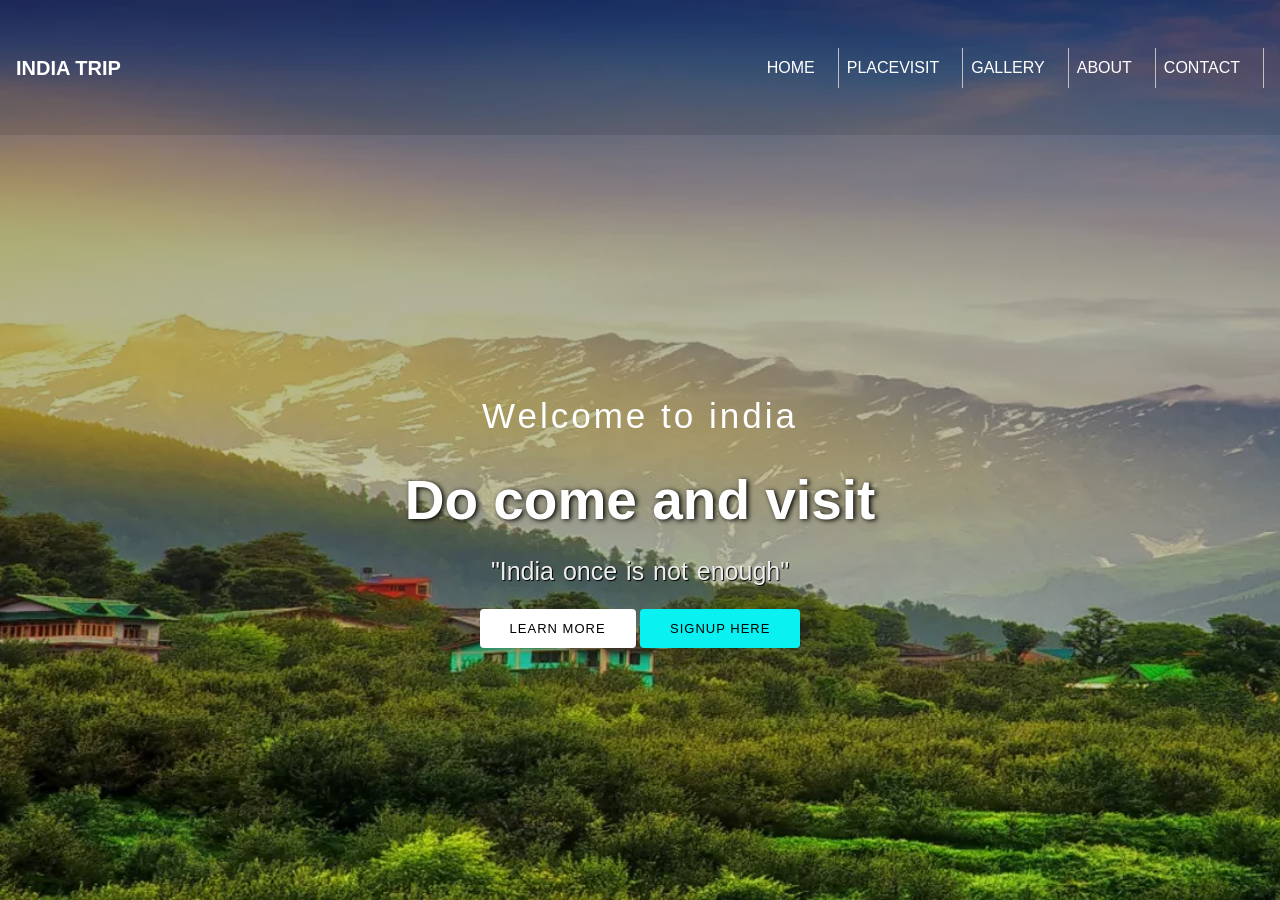
<file: index.html>
<!DOCTYPE html>
<html lang="en">

<head>
    <style>
        .nav-link,
        .navbar-brand {
            color: white !important;
        }

        .nav-item {
            border-right: 1px solid silver;
            padding-right: 15px;
        }
    </style>
    <meta charset="UTF-8">
    <meta name="viewport" content="width=device-width, initial-scale=1.0">
    <title>India trip</title>
    <link rel="stylesheet" href="https://maxcdn.bootstrapcdn.com/bootstrap/4.0.0/css/bootstrap.min.css"
        integrity="sha384-Gn5384xqQ1aoWXA+058RXPxPg6fy4IWvTNh0E263XmFcJlSAwiGgFAW/dAiS6JXm" crossorigin="anonymous">
    <link rel="stylesheet" href="style.css">

</head>

<body>
    <header>
        <nav class="navbar navbar-expand-lg navbar-light">
            <a class="navbar-brand" href="index.html"><b>India trip</b></a>
            <button class="navbar-toggler" type="button" data-toggle="collapse" data-target="#navbarNavDropdown"
                aria-controls="navbarNavDropdown" aria-expanded="false" aria-label="Toggle navigation">
                <span class="navbar-toggler-icon"></span>
            </button>
            <div class="collapse navbar-collapse" id="navbarNavDropdown">
                <ul class="navbar-nav ml-auto">
                    <li class="nav-item active">
                        <a class="nav-link" href="index.html">Home <span class="sr-only">(current)</span></a>
                    </li>
                    <li class="nav-item">
                        <a class="nav-link" href="placevisit.html">placevisit</a>
                    </li>
                    <li class="nav-item">
                        <a class="nav-link" href="gallery.html">gallery</a>
                    </li>
                    <li class="nav-item">
                        <a class="nav-link" href="about.html">about</a>
                    </li>
                    <li class="nav-item">
                        <a class="nav-link" href="contact.html">contact</a>
                    </li>
                    <!-- <li class="nav-item">
                        <a class="nav-link" href="feedback.html">feedback</a>
                    </li> -->
                </ul>
            </div>
        </nav>
        <main>
            <section>
                <h3>Welcome to india </h3>
                <h1>Do come and visit <span class="change_content"></span></h1>
                <p>"India once is not enough"</p>
                <a href="placevisit.html" class="btnone">learn more</a>
                <a href="signup.html" class="btntwo">signup here</a>
            </section>
        </main>
    </header>
    <script src="https://code.jquery.com/jquery-3.2.1.slim.min.js"
        integrity="sha384-KJ3o2DKtIkvYIK3UENzmM7KCkRr/rE9/Qpg6aAZGJwFDMVNA/GpGFF93hXpG5KkN"
        crossorigin="anonymous"></script>
    <script src="https://cdnjs.cloudflare.com/ajax/libs/popper.js/1.12.9/umd/popper.min.js"
        integrity="sha384-ApNbgh9B+Y1QKtv3Rn7W3mgPxhU9K/ScQsAP7hUibX39j7fakFPskvXusvfa0b4Q"
        crossorigin="anonymous"></script>
    <script src="https://maxcdn.bootstrapcdn.com/bootstrap/4.0.0/js/bootstrap.min.js"
        integrity="sha384-JZR6Spejh4U02d8jOt6vLEHfe/JQGiRRSQQxSfFWpi1MquVdAyjUar5+76PVCmYl"
        crossorigin="anonymous"></script>
</body>

</html>
</file>
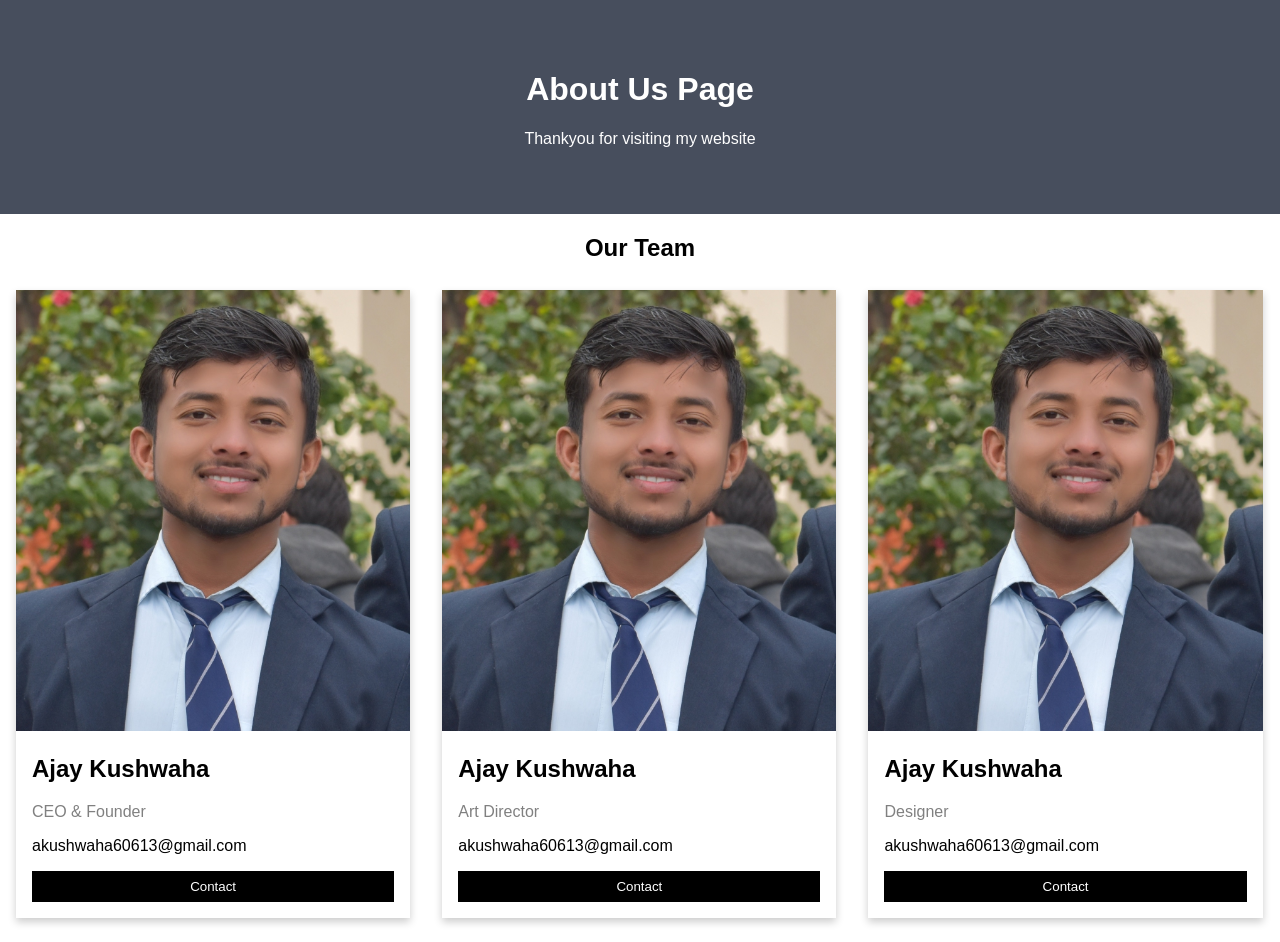
<file: about.html>
<!DOCTYPE html>
<html>

<head>
    <meta name="viewport" content="width=device-width, initial-scale=1">
    <style>
        body {
            font-family: Arial, Helvetica, sans-serif;
            margin: 0;
        }

        html {
            box-sizing: border-box;
        }

        *,
        *:before,
        *:after {
            box-sizing: inherit;
        }

        .column {
            float: left;
            width: 33.3%;
            margin-bottom: 16px;
            padding: 0 8px;
        }

        .card {
            box-shadow: 0 4px 8px 0 rgba(0, 0, 0, 0.2);
            margin: 8px;
        }

        .about-section {
            padding: 50px;
            text-align: center;
            background-color: #474e5d;
            color: white;
        }

        .container {
            padding: 0 16px;
        }

        .container::after,
        .row::after {
            content: "";
            clear: both;
            display: table;
        }

        .title {
            color: grey;
        }

        .button {
            border: none;
            outline: 0;
            display: inline-block;
            padding: 8px;
            color: white;
            background-color: #000;
            text-align: center;
            cursor: pointer;
            width: 100%;
        }

        .button:hover {
            background-color: #555;
        }

        @media screen and (max-width: 650px) {
            .column {
                width: 100%;
                display: block;
            }
        }
    </style>
</head>

<body>

    <div class="about-section">
        <h1>About Us Page</h1>
        <p>Thankyou for visiting my website</p>
        
    </div>

    <h2 style="text-align:center">Our Team</h2>
    <div class="row">
        <div class="column">
            <div class="card">
                <img src="images\my.jpg" alt="Jane" style="width:100%">
                <div class="container">
                    <h2>Ajay Kushwaha</h2>
                    <p class="title">CEO & Founder</p>
                    <p>akushwaha60613@gmail.com</p>
                    <p><button class="button">Contact</button></p>
                </div>
            </div>
        </div>

        <div class="column">
            <div class="card">
                <img src="images\my.jpg" alt="Mike" style="width:100%">
                <div class="container">
                    <h2>Ajay Kushwaha</h2>
                    <p class="title">Art Director</p>
                    <p>akushwaha60613@gmail.com</p>
                    <p><button class="button">Contact</button></p>
                </div>
            </div>
        </div>

        <div class="column">
            <div class="card">
                <img src="images\my.jpg" alt="John" style="width:100%">
                <div class="container">
                    <h2>Ajay Kushwaha</h2>
                    <p class="title">Designer</p>
                    <p>akushwaha60613@gmail.com</p>
                    <p><button class="button">Contact</button></p>
                </div>
            </div>
        </div>
    </div>

</body>

</html>
</file>
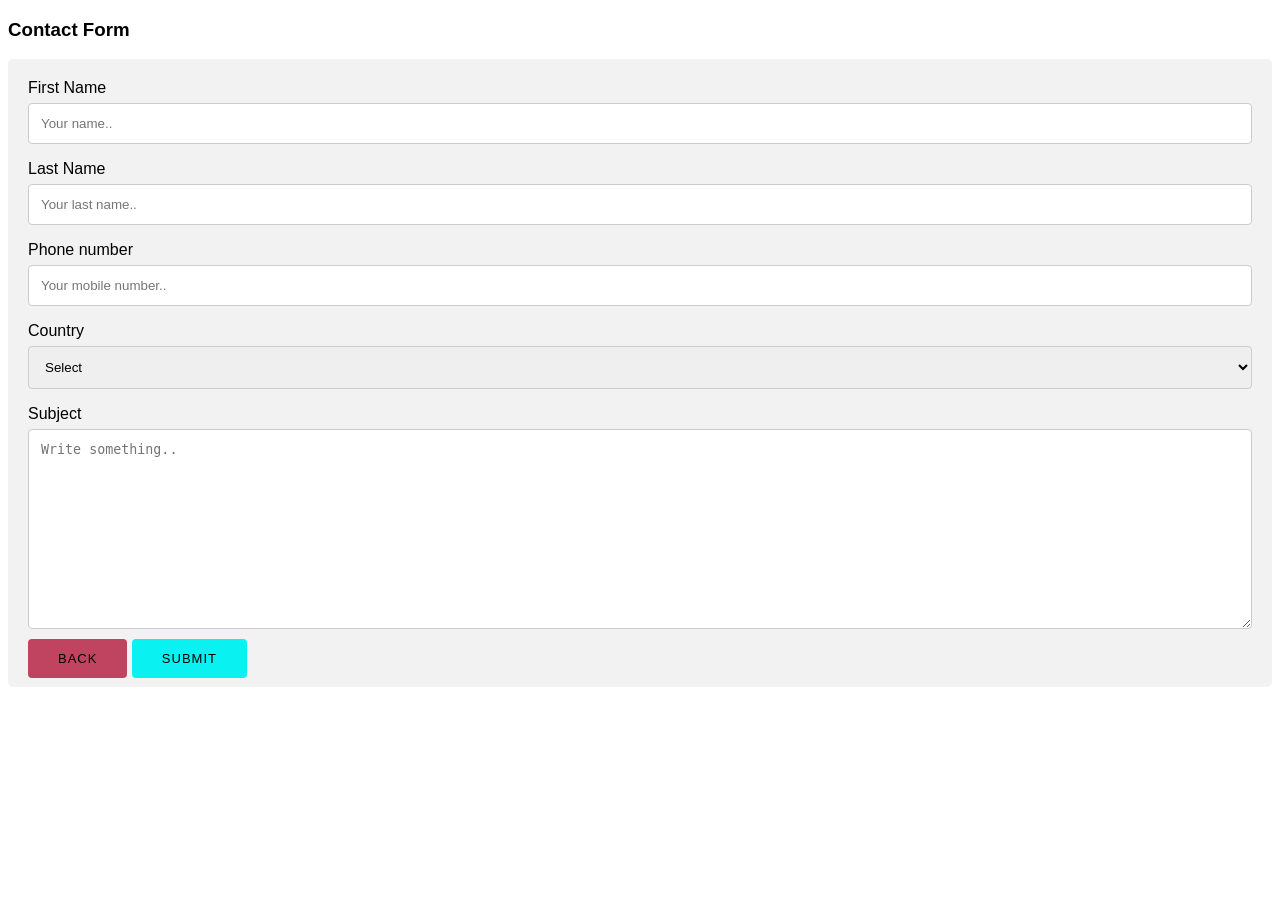
<file: contact.html>
<!DOCTYPE html>
<html>
<head>
<meta name="viewport" content="width=device-width, initial-scale=1">
<style>
body {font-family: Arial, Helvetica, sans-serif;}
* {box-sizing: border-box;}

input[type=text], select, textarea {
  width: 100%;
  padding: 12px;
  border: 1px solid #ccc;
  border-radius: 4px;
  box-sizing: border-box;
  margin-top: 6px;
  margin-bottom: 16px;
  resize: vertical;
}
section a{
    padding: 12px 30px;
    border-radius: 4px;
    text-transform: uppercase;
    outline: none;
    font-size: 13px;
    font-weight: 500;
    text-decoration: none;
    letter-spacing: 1px;
}
section a:hover {
    background-color: rgb(124, 61, 114);
  }
section .btnone{
    background:rgb(192, 68, 95);
    color:black;
}
section .btntwo{
    background:rgb(9, 241, 241);
    color:black;
}
.container {
  border-radius: 5px;
  background-color: #f2f2f2;
  padding: 20px;
}
</style>
</head>
<body>

<h3>Contact Form</h3>

<div class="container">
  <form action="/action_page.php">
    <label for="fname">First Name</label>
    <input type="text" id="fname" name="firstname" placeholder="Your name..">

    <label for="lname">Last Name</label>
    <input type="text" id="lname" name="lastname" placeholder="Your last name..">

    <label for="phone">Phone number </label>
    <input type="text" id="phone" name="phone" placeholder="Your mobile number..">
    <label for="country">Country</label>
    <select id="country" name="country">
        <option value="Select">Select</option>
        <option value="Afganistan">Afghanistan</option>
        <option value="Albania">Albania</option>
        <option value="Algeria">Algeria</option>
        <option value="American Samoa">American Samoa</option>
        <option value="Andorra">Andorra</option>
        <option value="Angola">Angola</option>
        <option value="Anguilla">Anguilla</option>
        <option value="Antigua & Barbuda">Antigua & Barbuda</option>
        <option value="Argentina">Argentina</option>
        <option value="Armenia">Armenia</option>
        <option value="Aruba">Aruba</option>
        <option value="Australia">Australia</option>
        <option value="Austria">Austria</option>
        <option value="Azerbaijan">Azerbaijan</option>
        <option value="Bahamas">Bahamas</option>
        <option value="Bahrain">Bahrain</option>
        <option value="Bangladesh">Bangladesh</option>
        <option value="Barbados">Barbados</option>
        <option value="Belarus">Belarus</option>
        <option value="Belgium">Belgium</option>
        <option value="Belize">Belize</option>
        <option value="Benin">Benin</option>
        <option value="Bermuda">Bermuda</option>
        <option value="Bhutan">Bhutan</option>
        <option value="Bolivia">Bolivia</option>
        <option value="Bonaire">Bonaire</option>
        <option value="Bosnia & Herzegovina">Bosnia & Herzegovina</option>
        <option value="Botswana">Botswana</option>
        <option value="Brazil">Brazil</option>
        <option value="British Indian Ocean Ter">British Indian Ocean Ter</option>
        <option value="Brunei">Brunei</option>
        <option value="Bulgaria">Bulgaria</option>
        <option value="Burkina Faso">Burkina Faso</option>
        <option value="Burundi">Burundi</option>
        <option value="Cambodia">Cambodia</option>
        <option value="Cameroon">Cameroon</option>
        <option value="Canada">Canada</option>
        <option value="Canary Islands">Canary Islands</option>
        <option value="Cape Verde">Cape Verde</option>
        <option value="Cayman Islands">Cayman Islands</option>
        <option value="Central African Republic">Central African Republic</option>
        <option value="Chad">Chad</option>
        <option value="Channel Islands">Channel Islands</option>
        <option value="Chile">Chile</option>
        <option value="China">China</option>
        <option value="Christmas Island">Christmas Island</option>
        <option value="Cocos Island">Cocos Island</option>
        <option value="Colombia">Colombia</option>
        <option value="Comoros">Comoros</option>
        <option value="Congo">Congo</option>
        <option value="Cook Islands">Cook Islands</option>
        <option value="Costa Rica">Costa Rica</option>
        <option value="Cote DIvoire">Cote DIvoire</option>
        <option value="Croatia">Croatia</option>
        <option value="Cuba">Cuba</option>
        <option value="Curaco">Curacao</option>
        <option value="Cyprus">Cyprus</option>
        <option value="Czech Republic">Czech Republic</option>
        <option value="Denmark">Denmark</option>
        <option value="Djibouti">Djibouti</option>
        <option value="Dominica">Dominica</option>
        <option value="Dominican Republic">Dominican Republic</option>
        <option value="East Timor">East Timor</option>
        <option value="Ecuador">Ecuador</option>
        <option value="Egypt">Egypt</option>
        <option value="El Salvador">El Salvador</option>
        <option value="Equatorial Guinea">Equatorial Guinea</option>
        <option value="Eritrea">Eritrea</option>
        <option value="Estonia">Estonia</option>
        <option value="Ethiopia">Ethiopia</option>
        <option value="Falkland Islands">Falkland Islands</option>
        <option value="Faroe Islands">Faroe Islands</option>
        <option value="Fiji">Fiji</option>
        <option value="Finland">Finland</option>
        <option value="France">France</option>
        <option value="French Guiana">French Guiana</option>
        <option value="French Polynesia">French Polynesia</option>
        <option value="French Southern Ter">French Southern Ter</option>
        <option value="Gabon">Gabon</option>
        <option value="Gambia">Gambia</option>
        <option value="Georgia">Georgia</option>
        <option value="Germany">Germany</option>
        <option value="Ghana">Ghana</option>
        <option value="Gibraltar">Gibraltar</option>
        <option value="Great Britain">Great Britain</option>
        <option value="Greece">Greece</option>
        <option value="Greenland">Greenland</option>
        <option value="Grenada">Grenada</option>
        <option value="Guadeloupe">Guadeloupe</option>
        <option value="Guam">Guam</option>
        <option value="Guatemala">Guatemala</option>
        <option value="Guinea">Guinea</option>
        <option value="Guyana">Guyana</option>
        <option value="Haiti">Haiti</option>
        <option value="Hawaii">Hawaii</option>
        <option value="Honduras">Honduras</option>
        <option value="Hong Kong">Hong Kong</option>
        <option value="Hungary">Hungary</option>
        <option value="Iceland">Iceland</option>
        <option value="Indonesia">Indonesia</option>
        <option value="India">India</option>
        <option value="Iran">Iran</option>
        <option value="Iraq">Iraq</option>
        <option value="Ireland">Ireland</option>
        <option value="Isle of Man">Isle of Man</option>
        <option value="Israel">Israel</option>
        <option value="Italy">Italy</option>
        <option value="Jamaica">Jamaica</option>
        <option value="Japan">Japan</option>
        <option value="Jordan">Jordan</option>
        <option value="Kazakhstan">Kazakhstan</option>
        <option value="Kenya">Kenya</option>
        <option value="Kiribati">Kiribati</option>
        <option value="Korea North">Korea North</option>
        <option value="Korea Sout">Korea South</option>
        <option value="Kuwait">Kuwait</option>
        <option value="Kyrgyzstan">Kyrgyzstan</option>
        <option value="Laos">Laos</option>
        <option value="Latvia">Latvia</option>
        <option value="Lebanon">Lebanon</option>
        <option value="Lesotho">Lesotho</option>
        <option value="Liberia">Liberia</option>
        <option value="Libya">Libya</option>
        <option value="Liechtenstein">Liechtenstein</option>
        <option value="Lithuania">Lithuania</option>
        <option value="Luxembourg">Luxembourg</option>
        <option value="Macau">Macau</option>
        <option value="Macedonia">Macedonia</option>
        <option value="Madagascar">Madagascar</option>
        <option value="Malaysia">Malaysia</option>
        <option value="Malawi">Malawi</option>
        <option value="Maldives">Maldives</option>
        <option value="Mali">Mali</option>
        <option value="Malta">Malta</option>
        <option value="Marshall Islands">Marshall Islands</option>
        <option value="Martinique">Martinique</option>
        <option value="Mauritania">Mauritania</option>
        <option value="Mauritius">Mauritius</option>
        <option value="Mayotte">Mayotte</option>
        <option value="Mexico">Mexico</option>
        <option value="Midway Islands">Midway Islands</option>
        <option value="Moldova">Moldova</option>
        <option value="Monaco">Monaco</option>
        <option value="Mongolia">Mongolia</option>
        <option value="Montserrat">Montserrat</option>
        <option value="Morocco">Morocco</option>
        <option value="Mozambique">Mozambique</option>
        <option value="Myanmar">Myanmar</option>
        <option value="Nambia">Nambia</option>
        <option value="Nauru">Nauru</option>
        <option value="Nepal">Nepal</option>
        <option value="Netherland Antilles">Netherland Antilles</option>
        <option value="Netherlands">Netherlands (Holland, Europe)</option>
        <option value="Nevis">Nevis</option>
        <option value="New Caledonia">New Caledonia</option>
        <option value="New Zealand">New Zealand</option>
        <option value="Nicaragua">Nicaragua</option>
        <option value="Niger">Niger</option>
        <option value="Nigeria">Nigeria</option>
        <option value="Niue">Niue</option>
        <option value="Norfolk Island">Norfolk Island</option>
        <option value="Norway">Norway</option>
        <option value="Oman">Oman</option>
        <option value="Pakistan">Pakistan</option>
        <option value="Palau Island">Palau Island</option>
        <option value="Palestine">Palestine</option>
        <option value="Panama">Panama</option>
        <option value="Papua New Guinea">Papua New Guinea</option>
        <option value="Paraguay">Paraguay</option>
        <option value="Peru">Peru</option>
        <option value="Phillipines">Philippines</option>
        <option value="Pitcairn Island">Pitcairn Island</option>
        <option value="Poland">Poland</option>
        <option value="Portugal">Portugal</option>
        <option value="Puerto Rico">Puerto Rico</option>
        <option value="Qatar">Qatar</option>
        <option value="Republic of Montenegro">Republic of Montenegro</option>
        <option value="Republic of Serbia">Republic of Serbia</option>
        <option value="Reunion">Reunion</option>
        <option value="Romania">Romania</option>
        <option value="Russia">Russia</option>
        <option value="Rwanda">Rwanda</option>
        <option value="St Barthelemy">St Barthelemy</option>
        <option value="St Eustatius">St Eustatius</option>
        <option value="St Helena">St Helena</option>
        <option value="St Kitts-Nevis">St Kitts-Nevis</option>
        <option value="St Lucia">St Lucia</option>
        <option value="St Maarten">St Maarten</option>
        <option value="St Pierre & Miquelon">St Pierre & Miquelon</option>
        <option value="St Vincent & Grenadines">St Vincent & Grenadines</option>
        <option value="Saipan">Saipan</option>
        <option value="Samoa">Samoa</option>
        <option value="Samoa American">Samoa American</option>
        <option value="San Marino">San Marino</option>
        <option value="Sao Tome & Principe">Sao Tome & Principe</option>
        <option value="Saudi Arabia">Saudi Arabia</option>
        <option value="Senegal">Senegal</option>
        <option value="Seychelles">Seychelles</option>
        <option value="Sierra Leone">Sierra Leone</option>
        <option value="Singapore">Singapore</option>
        <option value="Slovakia">Slovakia</option>
        <option value="Slovenia">Slovenia</option>
        <option value="Solomon Islands">Solomon Islands</option>
        <option value="Somalia">Somalia</option>
        <option value="South Africa">South Africa</option>
        <option value="Spain">Spain</option>
        <option value="Sri Lanka">Sri Lanka</option>
        <option value="Sudan">Sudan</option>
        <option value="Suriname">Suriname</option>
        <option value="Swaziland">Swaziland</option>
        <option value="Sweden">Sweden</option>
        <option value="Switzerland">Switzerland</option>
        <option value="Syria">Syria</option>
        <option value="Tahiti">Tahiti</option>
        <option value="Taiwan">Taiwan</option>
        <option value="Tajikistan">Tajikistan</option>
        <option value="Tanzania">Tanzania</option>
        <option value="Thailand">Thailand</option>
        <option value="Togo">Togo</option>
        <option value="Tokelau">Tokelau</option>
        <option value="Tonga">Tonga</option>
        <option value="Trinidad & Tobago">Trinidad & Tobago</option>
        <option value="Tunisia">Tunisia</option>
        <option value="Turkey">Turkey</option>
        <option value="Turkmenistan">Turkmenistan</option>
        <option value="Turks & Caicos Is">Turks & Caicos Is</option>
        <option value="Tuvalu">Tuvalu</option>
        <option value="Uganda">Uganda</option>
        <option value="United Kingdom">United Kingdom</option>
        <option value="Ukraine">Ukraine</option>
        <option value="United Arab Erimates">United Arab Emirates</option>
        <option value="United States of America">United States of America</option>
        <option value="Uraguay">Uruguay</option>
        <option value="Uzbekistan">Uzbekistan</option>
        <option value="Vanuatu">Vanuatu</option>
        <option value="Vatican City State">Vatican City State</option>
        <option value="Venezuela">Venezuela</option>
        <option value="Vietnam">Vietnam</option>
        <option value="Virgin Islands (Brit)">Virgin Islands (Brit)</option>
        <option value="Virgin Islands (USA)">Virgin Islands (USA)</option>
        <option value="Wake Island">Wake Island</option>
        <option value="Wallis & Futana Is">Wallis & Futana Is</option>
        <option value="Yemen">Yemen</option>
        <option value="Zaire">Zaire</option>
        <option value="Zambia">Zambia</option>
        <option value="Zimbabwe">Zimbabwe</option>
     </select>

    <label for="subject">Subject</label>
    <textarea id="subject" name="subject" placeholder="Write something.." style="height:200px"></textarea>
    <section>
        <a href="index.html" class="btnone">Back</a>
        <a href="index.html" class="btntwo">Submit</a>
    </section>
  </form>
</div>

</body>
</html>
</file>
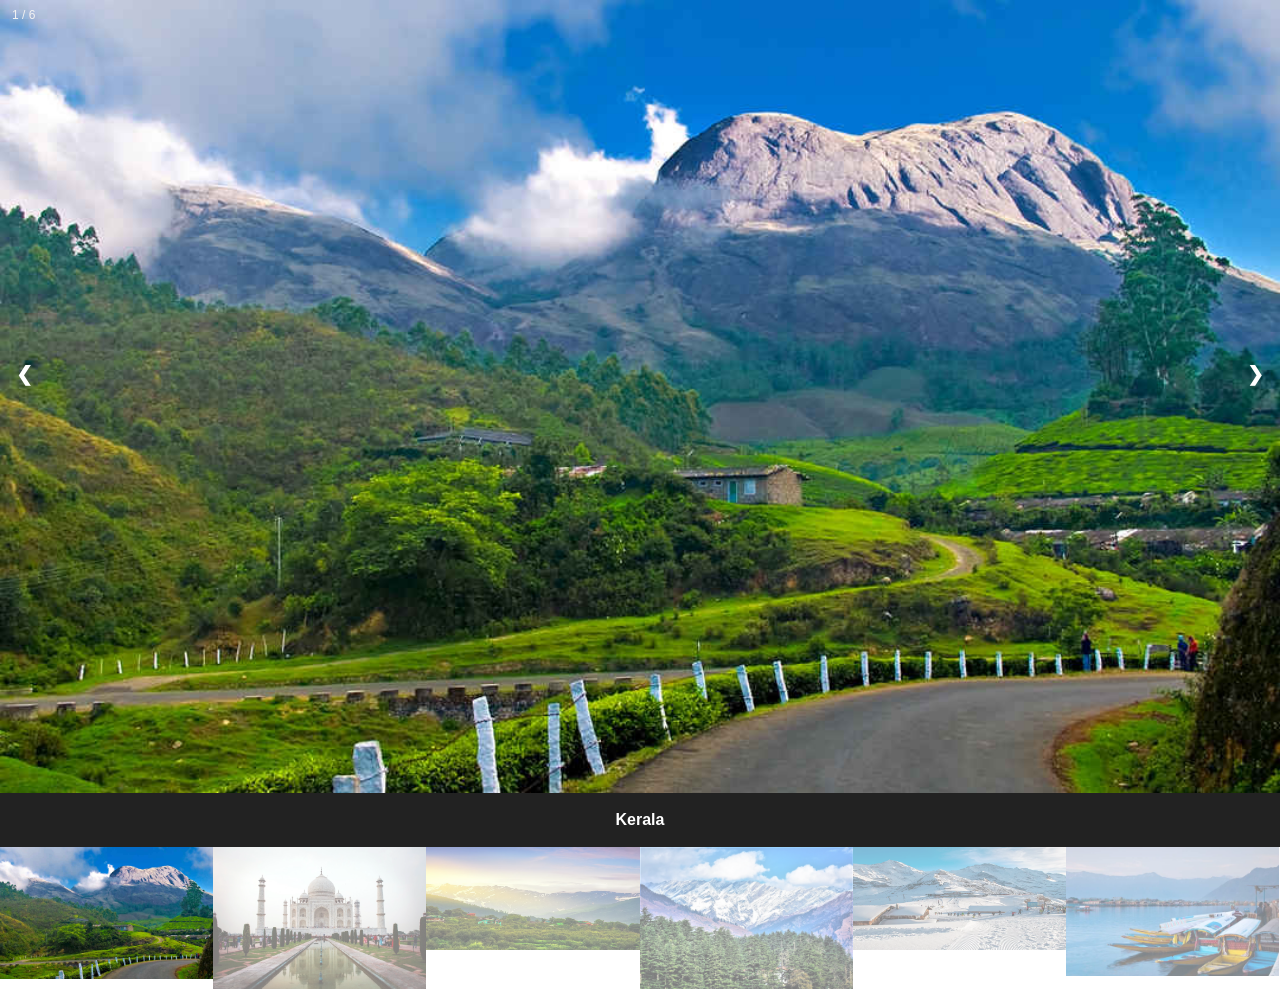
<file: gallery.html>
<!DOCTYPE html>
<html>
<meta name="viewport" content="width=device-width, initial-scale=1">
<style>
body {
  font-family: Arial;
  margin: 0;
}

* {
  box-sizing: border-box;
}

img {
  vertical-align: middle;
}

/* Position the image container (needed to position the left and right arrows) */
.container {
  position: relative;
}

/* Hide the images by default */
.mySlides {
  display: none;
}

/* Add a pointer when hovering over the thumbnail images */
.cursor {
  cursor: pointer;
}

/* Next & previous buttons */
.prev,
.next {
  cursor: pointer;
  position: absolute;
  top: 40%;
  width: auto;
  padding: 16px;
  margin-top: -50px;
  color: white;
  font-weight: bold;
  font-size: 20px;
  border-radius: 0 3px 3px 0;
  user-select: none;
  -webkit-user-select: none;
}

/* Position the "next button" to the right */
.next {
  right: 0;
  border-radius: 3px 0 0 3px;
}

/* On hover, add a black background color with a little bit see-through */
.prev:hover,
.next:hover {
  background-color: rgba(0, 0, 0, 0.8);
}

/* Number text (1/3 etc) */
.numbertext {
  color: #f2f2f2;
  font-size: 12px;
  padding: 8px 12px;
  position: absolute;
  top: 0;
}

/* Container for image text */
.caption-container {
  text-align: center;
  background-color: #222;
  padding: 2px 16px;
  color: white;
  font-weight: bold;
}

.row:after {
  content: "";
  display: table;
  clear: both;
}

/* Six columns side by side */
.column {
  float: left;
  width: 16.66%;
}

/* Add a transparency effect for thumnbail images */
.demo {
  opacity: 0.5;
}

.active,
.demo:hover {
  opacity: 1;
}
</style>
<body>

<!-- <h2 style="text-align:center">Slideshow Gallery</h2> -->

<div class="container">
  <div class="mySlides">
    <div class="numbertext">1 / 6</div>
    <img src="images/kerala.jpg" style="width:100%">
  </div>

  <div class="mySlides">
    <div class="numbertext">2 / 6</div>
    <img src="images/taj-mahal.jpg" style="width:100%">
  </div>

  <div class="mySlides">
    <div class="numbertext">3 / 6</div>
    <img src="images/manali.png" style="width:100%">
  </div>
    
  <div class="mySlides">
    <div class="numbertext">4 / 6</div>
    <img src="images/North-India.jpg" style="width:100%">
  </div>

  <div class="mySlides">
    <div class="numbertext">5 / 6</div>
    <img src="images/simala.jpg" style="width:100%">
  </div>
    
  <div class="mySlides">
    <div class="numbertext">6 / 6</div>
    <img src="images/srinagar.jpg" style="width:100%">
  </div>
  
    
  <a class="prev" onclick="plusSlides(-1)">❮</a>
  <a class="next" onclick="plusSlides(1)">❯</a>

  <div class="caption-container">
    <p id="caption"></p>
  </div>

  <div class="row">
    <div class="column">
      <img class="demo cursor" src="images/kerala.jpg" style="width:100%" onclick="currentSlide(1)" alt="Kerala">
    </div>
    <div class="column">
      <img class="demo cursor" src="images/taj-mahal.jpg" style="width:100%" onclick="currentSlide(2)" alt="Taj-mahal">
    </div>
    <div class="column">
      <img class="demo cursor" src="images/manali.png" style="width:100%" onclick="currentSlide(3)" alt="Manali">
    </div>
    <div class="column">
      <img class="demo cursor" src="images/North-India.jpg" style="width:100%" onclick="currentSlide(4)" alt="North-India">
    </div>
    <div class="column">
      <img class="demo cursor" src="images/simala.jpg" style="width:100%" onclick="currentSlide(5)" alt="Simala">
    </div>    
    <div class="column">
      <img class="demo cursor" src="images/srinagar.jpg" style="width:100%" onclick="currentSlide(6)" alt="Srinagar">
    </div>
  </div>
</div>

<script>
var slideIndex = 1;
showSlides(slideIndex);

function plusSlides(n) {
  showSlides(slideIndex += n);
}

function currentSlide(n) {
  showSlides(slideIndex = n);
}

function showSlides(n) {
  var i;
  var slides = document.getElementsByClassName("mySlides");
  var dots = document.getElementsByClassName("demo");
  var captionText = document.getElementById("caption");
  if (n > slides.length) {slideIndex = 1}
  if (n < 1) {slideIndex = slides.length}
  for (i = 0; i < slides.length; i++) {
      slides[i].style.display = "none";
  }
  for (i = 0; i < dots.length; i++) {
      dots[i].className = dots[i].className.replace(" active", "");
  }
  slides[slideIndex-1].style.display = "block";
  dots[slideIndex-1].className += " active";
  captionText.innerHTML = dots[slideIndex-1].alt;
}
</script>
    
</body>
</html>
</file>
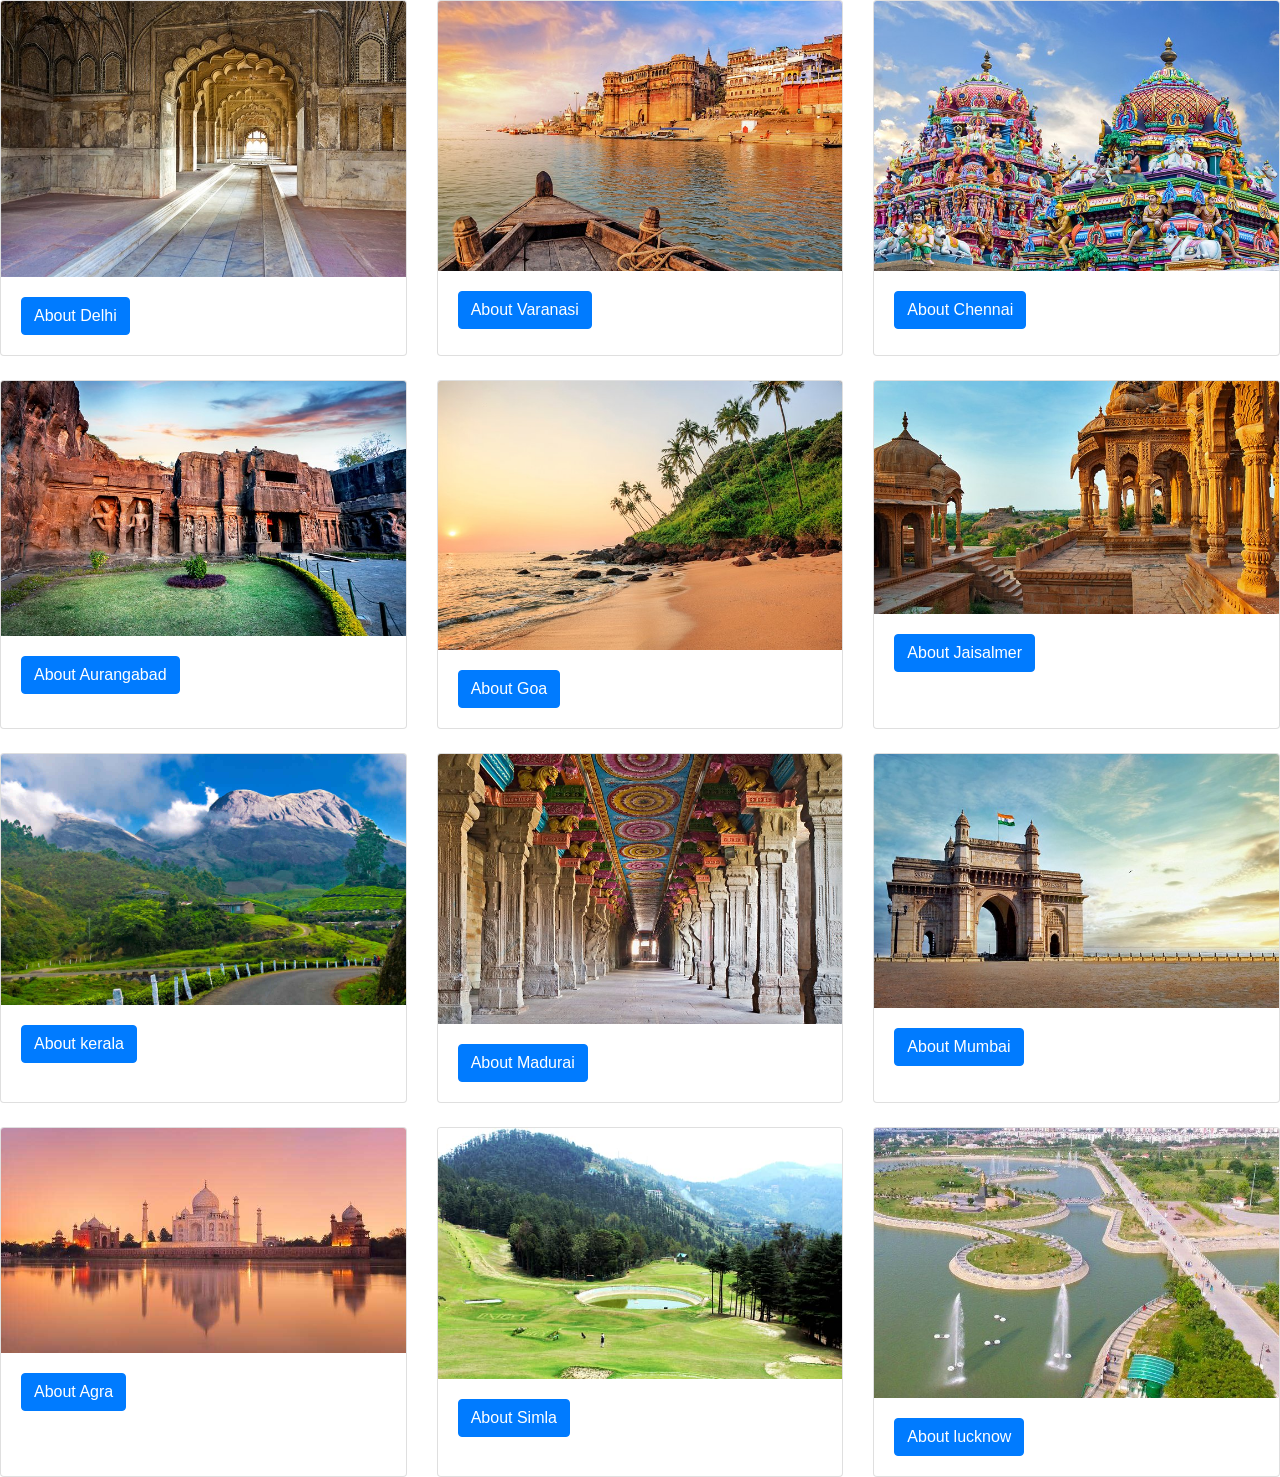
<file: placevisit.html>
<!doctype html>
<html lang="en">

<head>
    <!-- Required meta tags -->
    <meta charset="utf-8">
    <meta name="viewport" content="width=device-width, initial-scale=1, shrink-to-fit=no">

    <!-- Bootstrap CSS -->
    <link rel="stylesheet" href="https://maxcdn.bootstrapcdn.com/bootstrap/4.0.0/css/bootstrap.min.css"
        integrity="sha384-Gn5384xqQ1aoWXA+058RXPxPg6fy4IWvTNh0E263XmFcJlSAwiGgFAW/dAiS6JXm" crossorigin="anonymous">

    <title>placevisit</title>
</head>

<body>
    <div class="card-deck">
        <div class="card">
            <img class="card-img-top" src="images\Delhi.jpg" alt="Card image cap">
            <div class="card-body">
                <a href="https://en.wikipedia.org/wiki/Delhi" class="btn btn-primary" role="button" aria-pressed="true">About Delhi</a>
            </div>
        </div>
        <div class="card">
            <img class="card-img-top" src="images\Varanasi.jpg" alt="Card image cap">
            <div class="card-body">
                <a href="https://en.wikipedia.org/wiki/Varanasi" class="btn btn-primary" role="button" aria-pressed="true">About Varanasi</a>
            </div>
        </div>
        <div class="card">
            <img class="card-img-top" src="images\Chennai.jpg" alt="Card image cap">
            <div class="card-body">
                <a href="https://en.wikipedia.org/wiki/Chennai" class="btn btn-primary" role="button" aria-pressed="true">About Chennai</a>
            </div>
        </div>
    </div>
    <br>
    <div class="card-deck">
        <div class="card">
            <img class="card-img-top" src="images\Aurangabad.jpg" alt="Card image cap">
            <div class="card-body">
                <a href="https://en.wikipedia.org/wiki/Aurangabad" class="btn btn-primary" role="button" aria-pressed="true">About Aurangabad</a>
            </div>
        </div>
        <div class="card">
            <img class="card-img-top" src="images\Goa.jpg" alt="Card image cap">
            <div class="card-body">
                <a href="https://en.wikipedia.org/wiki/Goa" class="btn btn-primary" role="button" aria-pressed="true">About Goa</a>
            </div>
        </div>
        <div class="card">
            <img class="card-img-top" src="images\Jaisalmer.jpg" alt="Card image cap">
            <div class="card-body">
                <a href="https://en.wikipedia.org/wiki/Jaisalmer" class="btn btn-primary" role="button" aria-pressed="true">About Jaisalmer</a>
            </div>
        </div>
    </div>
    <br>
    <div class="card-deck">
        <div class="card">
            <img class="card-img-top" src="images\kerala.jpg" alt="Card image cap">
            <div class="card-body">
                <a href="https://en.wikipedia.org/wiki/kerala" class="btn btn-primary" role="button" aria-pressed="true">About kerala</a>
            </div>
        </div>
        <div class="card">
            <img class="card-img-top" src="images\Madurai.jpg" alt="Card image cap">
            <div class="card-body">
                <a href="https://en.wikipedia.org/wiki/Madurai" class="btn btn-primary" role="button" aria-pressed="true">About Madurai</a>
            </div>
        </div>
        <div class="card">
            <img class="card-img-top" src="images\Mumbai.jpg" alt="Card image cap">
            <div class="card-body">
                <a href="https://en.wikipedia.org/wiki/Mumbai" class="btn btn-primary" role="button" aria-pressed="true">About Mumbai</a>
            </div>
        </div>
    </div>
    <br>
    <div class="card-deck">
        <div class="card">
            <img class="card-img-top" src="images\agra.jpg" alt="Card image cap">
            <div class="card-body">
                <a href="https://en.wikipedia.org/wiki/Agra" class="btn btn-primary" role="button" aria-pressed="true">About Agra</a>
            </div>
        </div>
        <div class="card">
            <img class="card-img-top" src="images\simla.jpg" alt="Card image cap">
            <div class="card-body">
                <a href="https://en.wikipedia.org/wiki/Simla" class="btn btn-primary" role="button" aria-pressed="true">About Simla</a>
            </div>
        </div>
        <div class="card">
            <img class="card-img-top" src="images\lucknow.jpg" alt="Card image cap">
            <div class="card-body">
                <a href="https://en.wikipedia.org/wiki/lucknow" class="btn btn-primary" role="button" aria-pressed="true">About lucknow</a>
            </div>
        </div>
    </div>
    <!-- Optional JavaScript -->
    <!-- jQuery first, then Popper.js, then Bootstrap JS -->
    <script src="https://code.jquery.com/jquery-3.2.1.slim.min.js"
        integrity="sha384-KJ3o2DKtIkvYIK3UENzmM7KCkRr/rE9/Qpg6aAZGJwFDMVNA/GpGFF93hXpG5KkN"
        crossorigin="anonymous"></script>
    <script src="https://cdnjs.cloudflare.com/ajax/libs/popper.js/1.12.9/umd/popper.min.js"
        integrity="sha384-ApNbgh9B+Y1QKtv3Rn7W3mgPxhU9K/ScQsAP7hUibX39j7fakFPskvXusvfa0b4Q"
        crossorigin="anonymous"></script>
    <script src="https://maxcdn.bootstrapcdn.com/bootstrap/4.0.0/js/bootstrap.min.js"
        integrity="sha384-JZR6Spejh4U02d8jOt6vLEHfe/JQGiRRSQQxSfFWpi1MquVdAyjUar5+76PVCmYl"
        crossorigin="anonymous"></script>
</body>

</html>
</file>
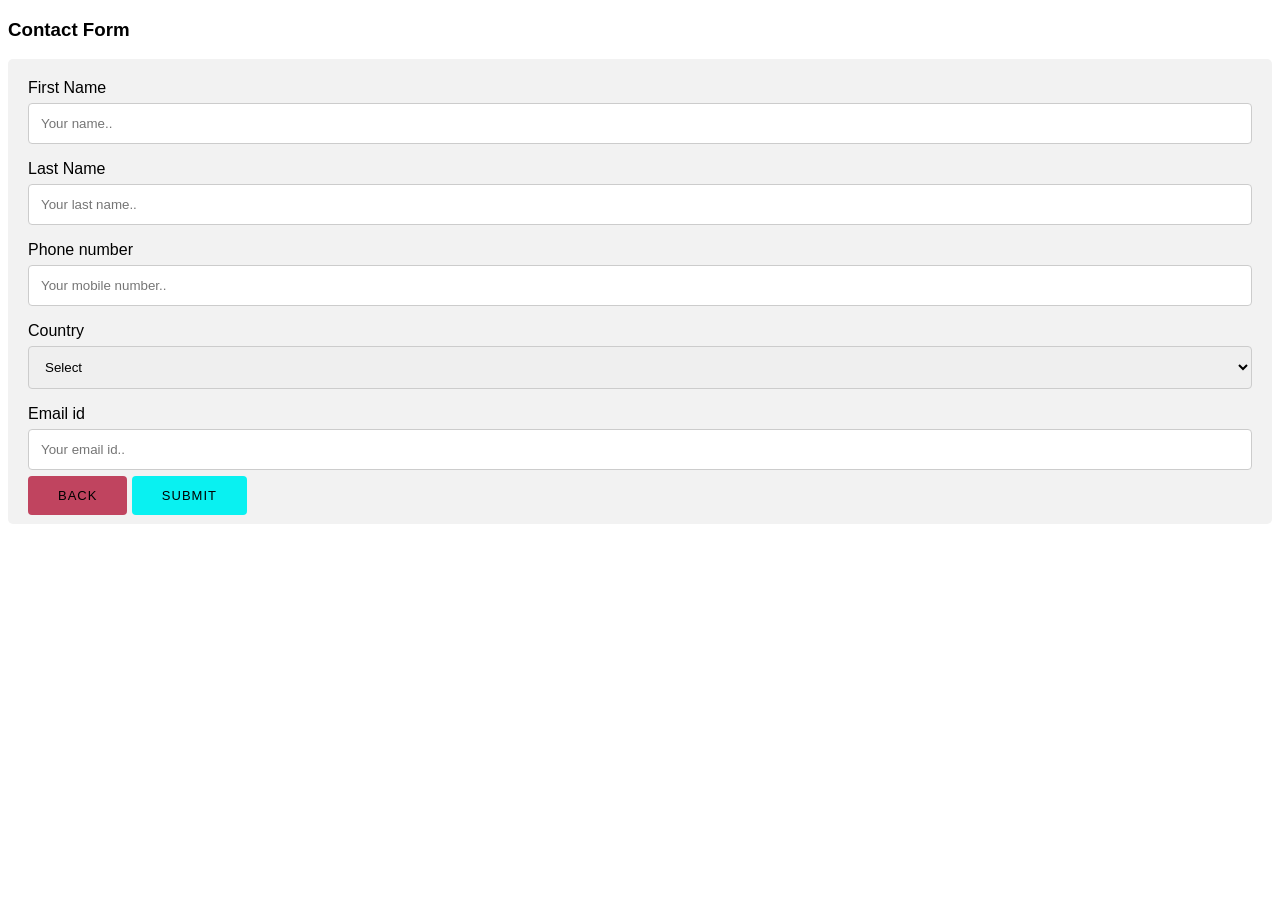
<file: signup.html>
<!DOCTYPE html>
<html>
<head>
<meta name="viewport" content="width=device-width, initial-scale=1">
<style>
body {font-family: Arial, Helvetica, sans-serif;}
* {box-sizing: border-box;}

input[type=text], select, textarea {
  width: 100%;
  padding: 12px;
  border: 1px solid #ccc;
  border-radius: 4px;
  box-sizing: border-box;
  margin-top: 6px;
  margin-bottom: 16px;
  resize: vertical;
}
section a{
    padding: 12px 30px;
    border-radius: 4px;
    text-transform: uppercase;
    outline: none;
    font-size: 13px;
    font-weight: 500;
    text-decoration: none;
    letter-spacing: 1px;
}
section a:hover {
    background-color: rgb(124, 61, 114);
  }
section .btnone{
    background:rgb(192, 68, 95);
    color:black;
}
section .btntwo{
    background:rgb(9, 241, 241);
    color:black;
}
.container {
  border-radius: 5px;
  background-color: #f2f2f2;
  padding: 20px;
}
</style>
</head>
<body>

<h3>Contact Form</h3>

<div class="container">
  <form action="/action_page.php">
    <label for="fname">First Name</label>
    <input type="text" id="fname" name="firstname" placeholder="Your name..">

    <label for="lname">Last Name</label>
    <input type="text" id="lname" name="lastname" placeholder="Your last name..">

    <label for="phone">Phone number </label>
    <input type="text" id="phone" name="phone" placeholder="Your mobile number..">
    <label for="country">Country</label>
    <select id="country" name="country">
        <option value="Select">Select</option>
        <option value="Afganistan">Afghanistan</option>
        <option value="Albania">Albania</option>
        <option value="Algeria">Algeria</option>
        <option value="American Samoa">American Samoa</option>
        <option value="Andorra">Andorra</option>
        <option value="Angola">Angola</option>
        <option value="Anguilla">Anguilla</option>
        <option value="Antigua & Barbuda">Antigua & Barbuda</option>
        <option value="Argentina">Argentina</option>
        <option value="Armenia">Armenia</option>
        <option value="Aruba">Aruba</option>
        <option value="Australia">Australia</option>
        <option value="Austria">Austria</option>
        <option value="Azerbaijan">Azerbaijan</option>
        <option value="Bahamas">Bahamas</option>
        <option value="Bahrain">Bahrain</option>
        <option value="Bangladesh">Bangladesh</option>
        <option value="Barbados">Barbados</option>
        <option value="Belarus">Belarus</option>
        <option value="Belgium">Belgium</option>
        <option value="Belize">Belize</option>
        <option value="Benin">Benin</option>
        <option value="Bermuda">Bermuda</option>
        <option value="Bhutan">Bhutan</option>
        <option value="Bolivia">Bolivia</option>
        <option value="Bonaire">Bonaire</option>
        <option value="Bosnia & Herzegovina">Bosnia & Herzegovina</option>
        <option value="Botswana">Botswana</option>
        <option value="Brazil">Brazil</option>
        <option value="British Indian Ocean Ter">British Indian Ocean Ter</option>
        <option value="Brunei">Brunei</option>
        <option value="Bulgaria">Bulgaria</option>
        <option value="Burkina Faso">Burkina Faso</option>
        <option value="Burundi">Burundi</option>
        <option value="Cambodia">Cambodia</option>
        <option value="Cameroon">Cameroon</option>
        <option value="Canada">Canada</option>
        <option value="Canary Islands">Canary Islands</option>
        <option value="Cape Verde">Cape Verde</option>
        <option value="Cayman Islands">Cayman Islands</option>
        <option value="Central African Republic">Central African Republic</option>
        <option value="Chad">Chad</option>
        <option value="Channel Islands">Channel Islands</option>
        <option value="Chile">Chile</option>
        <option value="China">China</option>
        <option value="Christmas Island">Christmas Island</option>
        <option value="Cocos Island">Cocos Island</option>
        <option value="Colombia">Colombia</option>
        <option value="Comoros">Comoros</option>
        <option value="Congo">Congo</option>
        <option value="Cook Islands">Cook Islands</option>
        <option value="Costa Rica">Costa Rica</option>
        <option value="Cote DIvoire">Cote DIvoire</option>
        <option value="Croatia">Croatia</option>
        <option value="Cuba">Cuba</option>
        <option value="Curaco">Curacao</option>
        <option value="Cyprus">Cyprus</option>
        <option value="Czech Republic">Czech Republic</option>
        <option value="Denmark">Denmark</option>
        <option value="Djibouti">Djibouti</option>
        <option value="Dominica">Dominica</option>
        <option value="Dominican Republic">Dominican Republic</option>
        <option value="East Timor">East Timor</option>
        <option value="Ecuador">Ecuador</option>
        <option value="Egypt">Egypt</option>
        <option value="El Salvador">El Salvador</option>
        <option value="Equatorial Guinea">Equatorial Guinea</option>
        <option value="Eritrea">Eritrea</option>
        <option value="Estonia">Estonia</option>
        <option value="Ethiopia">Ethiopia</option>
        <option value="Falkland Islands">Falkland Islands</option>
        <option value="Faroe Islands">Faroe Islands</option>
        <option value="Fiji">Fiji</option>
        <option value="Finland">Finland</option>
        <option value="France">France</option>
        <option value="French Guiana">French Guiana</option>
        <option value="French Polynesia">French Polynesia</option>
        <option value="French Southern Ter">French Southern Ter</option>
        <option value="Gabon">Gabon</option>
        <option value="Gambia">Gambia</option>
        <option value="Georgia">Georgia</option>
        <option value="Germany">Germany</option>
        <option value="Ghana">Ghana</option>
        <option value="Gibraltar">Gibraltar</option>
        <option value="Great Britain">Great Britain</option>
        <option value="Greece">Greece</option>
        <option value="Greenland">Greenland</option>
        <option value="Grenada">Grenada</option>
        <option value="Guadeloupe">Guadeloupe</option>
        <option value="Guam">Guam</option>
        <option value="Guatemala">Guatemala</option>
        <option value="Guinea">Guinea</option>
        <option value="Guyana">Guyana</option>
        <option value="Haiti">Haiti</option>
        <option value="Hawaii">Hawaii</option>
        <option value="Honduras">Honduras</option>
        <option value="Hong Kong">Hong Kong</option>
        <option value="Hungary">Hungary</option>
        <option value="Iceland">Iceland</option>
        <option value="Indonesia">Indonesia</option>
        <option value="India">India</option>
        <option value="Iran">Iran</option>
        <option value="Iraq">Iraq</option>
        <option value="Ireland">Ireland</option>
        <option value="Isle of Man">Isle of Man</option>
        <option value="Israel">Israel</option>
        <option value="Italy">Italy</option>
        <option value="Jamaica">Jamaica</option>
        <option value="Japan">Japan</option>
        <option value="Jordan">Jordan</option>
        <option value="Kazakhstan">Kazakhstan</option>
        <option value="Kenya">Kenya</option>
        <option value="Kiribati">Kiribati</option>
        <option value="Korea North">Korea North</option>
        <option value="Korea Sout">Korea South</option>
        <option value="Kuwait">Kuwait</option>
        <option value="Kyrgyzstan">Kyrgyzstan</option>
        <option value="Laos">Laos</option>
        <option value="Latvia">Latvia</option>
        <option value="Lebanon">Lebanon</option>
        <option value="Lesotho">Lesotho</option>
        <option value="Liberia">Liberia</option>
        <option value="Libya">Libya</option>
        <option value="Liechtenstein">Liechtenstein</option>
        <option value="Lithuania">Lithuania</option>
        <option value="Luxembourg">Luxembourg</option>
        <option value="Macau">Macau</option>
        <option value="Macedonia">Macedonia</option>
        <option value="Madagascar">Madagascar</option>
        <option value="Malaysia">Malaysia</option>
        <option value="Malawi">Malawi</option>
        <option value="Maldives">Maldives</option>
        <option value="Mali">Mali</option>
        <option value="Malta">Malta</option>
        <option value="Marshall Islands">Marshall Islands</option>
        <option value="Martinique">Martinique</option>
        <option value="Mauritania">Mauritania</option>
        <option value="Mauritius">Mauritius</option>
        <option value="Mayotte">Mayotte</option>
        <option value="Mexico">Mexico</option>
        <option value="Midway Islands">Midway Islands</option>
        <option value="Moldova">Moldova</option>
        <option value="Monaco">Monaco</option>
        <option value="Mongolia">Mongolia</option>
        <option value="Montserrat">Montserrat</option>
        <option value="Morocco">Morocco</option>
        <option value="Mozambique">Mozambique</option>
        <option value="Myanmar">Myanmar</option>
        <option value="Nambia">Nambia</option>
        <option value="Nauru">Nauru</option>
        <option value="Nepal">Nepal</option>
        <option value="Netherland Antilles">Netherland Antilles</option>
        <option value="Netherlands">Netherlands (Holland, Europe)</option>
        <option value="Nevis">Nevis</option>
        <option value="New Caledonia">New Caledonia</option>
        <option value="New Zealand">New Zealand</option>
        <option value="Nicaragua">Nicaragua</option>
        <option value="Niger">Niger</option>
        <option value="Nigeria">Nigeria</option>
        <option value="Niue">Niue</option>
        <option value="Norfolk Island">Norfolk Island</option>
        <option value="Norway">Norway</option>
        <option value="Oman">Oman</option>
        <option value="Pakistan">Pakistan</option>
        <option value="Palau Island">Palau Island</option>
        <option value="Palestine">Palestine</option>
        <option value="Panama">Panama</option>
        <option value="Papua New Guinea">Papua New Guinea</option>
        <option value="Paraguay">Paraguay</option>
        <option value="Peru">Peru</option>
        <option value="Phillipines">Philippines</option>
        <option value="Pitcairn Island">Pitcairn Island</option>
        <option value="Poland">Poland</option>
        <option value="Portugal">Portugal</option>
        <option value="Puerto Rico">Puerto Rico</option>
        <option value="Qatar">Qatar</option>
        <option value="Republic of Montenegro">Republic of Montenegro</option>
        <option value="Republic of Serbia">Republic of Serbia</option>
        <option value="Reunion">Reunion</option>
        <option value="Romania">Romania</option>
        <option value="Russia">Russia</option>
        <option value="Rwanda">Rwanda</option>
        <option value="St Barthelemy">St Barthelemy</option>
        <option value="St Eustatius">St Eustatius</option>
        <option value="St Helena">St Helena</option>
        <option value="St Kitts-Nevis">St Kitts-Nevis</option>
        <option value="St Lucia">St Lucia</option>
        <option value="St Maarten">St Maarten</option>
        <option value="St Pierre & Miquelon">St Pierre & Miquelon</option>
        <option value="St Vincent & Grenadines">St Vincent & Grenadines</option>
        <option value="Saipan">Saipan</option>
        <option value="Samoa">Samoa</option>
        <option value="Samoa American">Samoa American</option>
        <option value="San Marino">San Marino</option>
        <option value="Sao Tome & Principe">Sao Tome & Principe</option>
        <option value="Saudi Arabia">Saudi Arabia</option>
        <option value="Senegal">Senegal</option>
        <option value="Seychelles">Seychelles</option>
        <option value="Sierra Leone">Sierra Leone</option>
        <option value="Singapore">Singapore</option>
        <option value="Slovakia">Slovakia</option>
        <option value="Slovenia">Slovenia</option>
        <option value="Solomon Islands">Solomon Islands</option>
        <option value="Somalia">Somalia</option>
        <option value="South Africa">South Africa</option>
        <option value="Spain">Spain</option>
        <option value="Sri Lanka">Sri Lanka</option>
        <option value="Sudan">Sudan</option>
        <option value="Suriname">Suriname</option>
        <option value="Swaziland">Swaziland</option>
        <option value="Sweden">Sweden</option>
        <option value="Switzerland">Switzerland</option>
        <option value="Syria">Syria</option>
        <option value="Tahiti">Tahiti</option>
        <option value="Taiwan">Taiwan</option>
        <option value="Tajikistan">Tajikistan</option>
        <option value="Tanzania">Tanzania</option>
        <option value="Thailand">Thailand</option>
        <option value="Togo">Togo</option>
        <option value="Tokelau">Tokelau</option>
        <option value="Tonga">Tonga</option>
        <option value="Trinidad & Tobago">Trinidad & Tobago</option>
        <option value="Tunisia">Tunisia</option>
        <option value="Turkey">Turkey</option>
        <option value="Turkmenistan">Turkmenistan</option>
        <option value="Turks & Caicos Is">Turks & Caicos Is</option>
        <option value="Tuvalu">Tuvalu</option>
        <option value="Uganda">Uganda</option>
        <option value="United Kingdom">United Kingdom</option>
        <option value="Ukraine">Ukraine</option>
        <option value="United Arab Erimates">United Arab Emirates</option>
        <option value="United States of America">United States of America</option>
        <option value="Uraguay">Uruguay</option>
        <option value="Uzbekistan">Uzbekistan</option>
        <option value="Vanuatu">Vanuatu</option>
        <option value="Vatican City State">Vatican City State</option>
        <option value="Venezuela">Venezuela</option>
        <option value="Vietnam">Vietnam</option>
        <option value="Virgin Islands (Brit)">Virgin Islands (Brit)</option>
        <option value="Virgin Islands (USA)">Virgin Islands (USA)</option>
        <option value="Wake Island">Wake Island</option>
        <option value="Wallis & Futana Is">Wallis & Futana Is</option>
        <option value="Yemen">Yemen</option>
        <option value="Zaire">Zaire</option>
        <option value="Zambia">Zambia</option>
        <option value="Zimbabwe">Zimbabwe</option>
     </select>

     <label for="email">Email id</label>
     <input type="text" id="email" name="email" placeholder="Your email id..">
    <section>
        <a href="index.html" class="btnone">Back</a>
        <a href="index.html" class="btntwo">Submit</a>
    </section>
  </form>
</div>

</body>
</html>
</file>
<file: style.css>
*{
    margin: 0;padding: 0;box-sizing: border-box;
}
header{
    width: 100%;height: 100vh;
    background-image: linear-gradient(rgba(0,0,0,0.4),rgba(0,0,0,0.1)),url('images/manali.png');
    background-repeat: no-repeat;
    background-size: cover;
}
nav{
    width: 100%;height: 15vh;
    background:rgba(0,0,0,0.1);
    color: white;
    display: flex;
    justify-content: space-between;
    align-items: center;
    text-transform: uppercase;
}
nav .logo{
    width: 25%;
    text-align: center;
    /* background: red; */
}
nav .menu{
    width: 40%;
    display: flex;
    justify-content: space-around;
    /* background: pink ; */
}
nav .menu a{
    width: 25%;
    text-decoration:none;
    color: white;
    font-weight:bold;
}
/* nav .menu a:hover {
    background-color: rgb(10, 213, 240);
  } */
main{
    width: 100%;
    height: 85vh;
    display: flex;
    justify-content: center;
    align-items: center;
    text-align: center;
    color: white;
}
section h3{
    font-size: 35px;font-weight: 200;letter-spacing: 3px;
}
section h1{
    margin: 30px 0 20px 0;
    font-size: 55px;
    font-weight: 700;
    text-shadow: 2px 1px 5px black;
}
section p{
    font-size: 25px;
    color: #eee;
    word-spacing: 2px;
    margin-bottom: 25px;
    text-shadow: 1px 1px 1px black;
}
section a{
    padding: 12px 30px;
    border-radius: 4px;
    text-transform: uppercase;
    outline: none;
    font-size: 13px;
    font-weight: 500;
    text-decoration: none;
    letter-spacing: 1px;
}
section a:hover {
    background-color: yellow;
  }
section .btnone{
    background:white;
    color:black;
}
section .btntwo{
    background:rgb(9, 241, 241);
    color:black;
}
.change_content:after{
    content: '';
    animation: changetext 10s infinite linear;
}
@keyframes changetext{
    0%{content: "Manali" ; }
    20%{content: "Agra";}
    40%{content: "Simla";}
    60%{content: "Mumbai";}
    80%{content: "Varanasi";}
    100%{content: "Srinagar";}
    100%{content: "delhi";}
    100%{content: "lucknow";}
}
</file>
